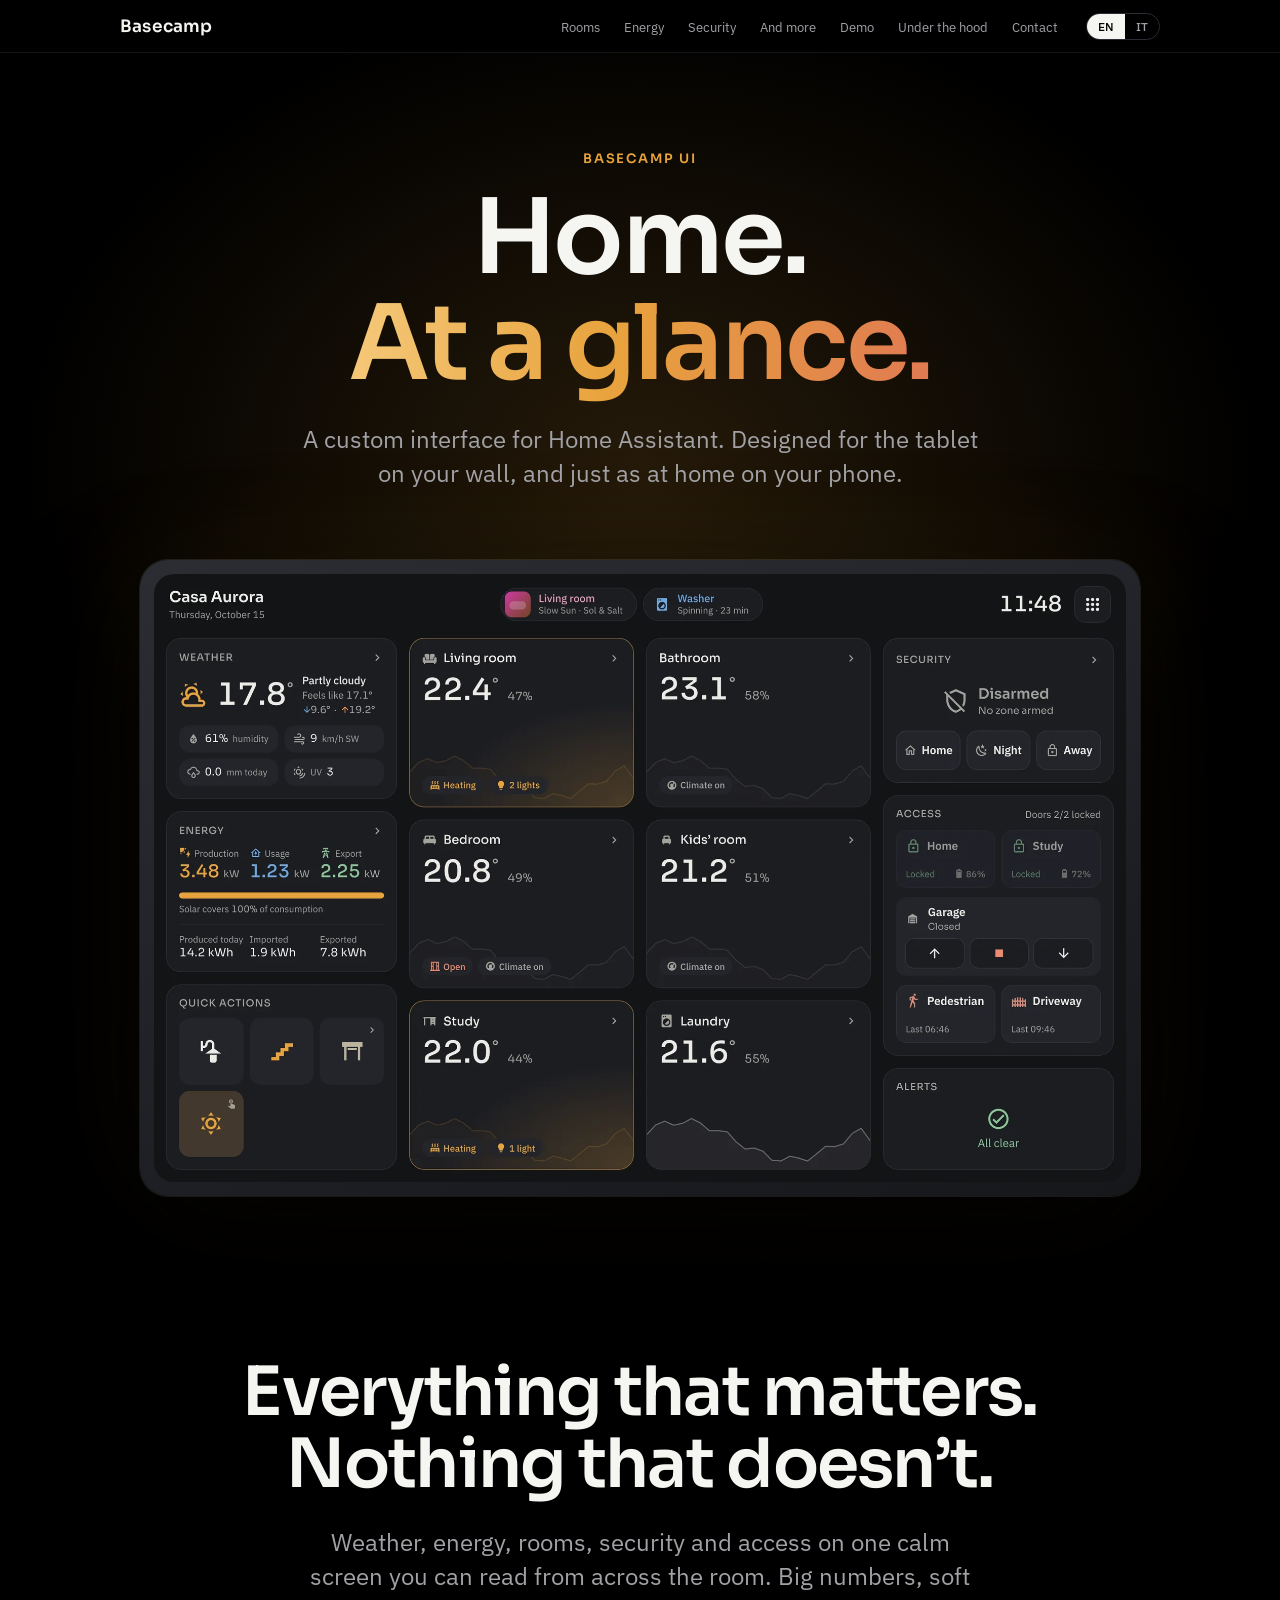
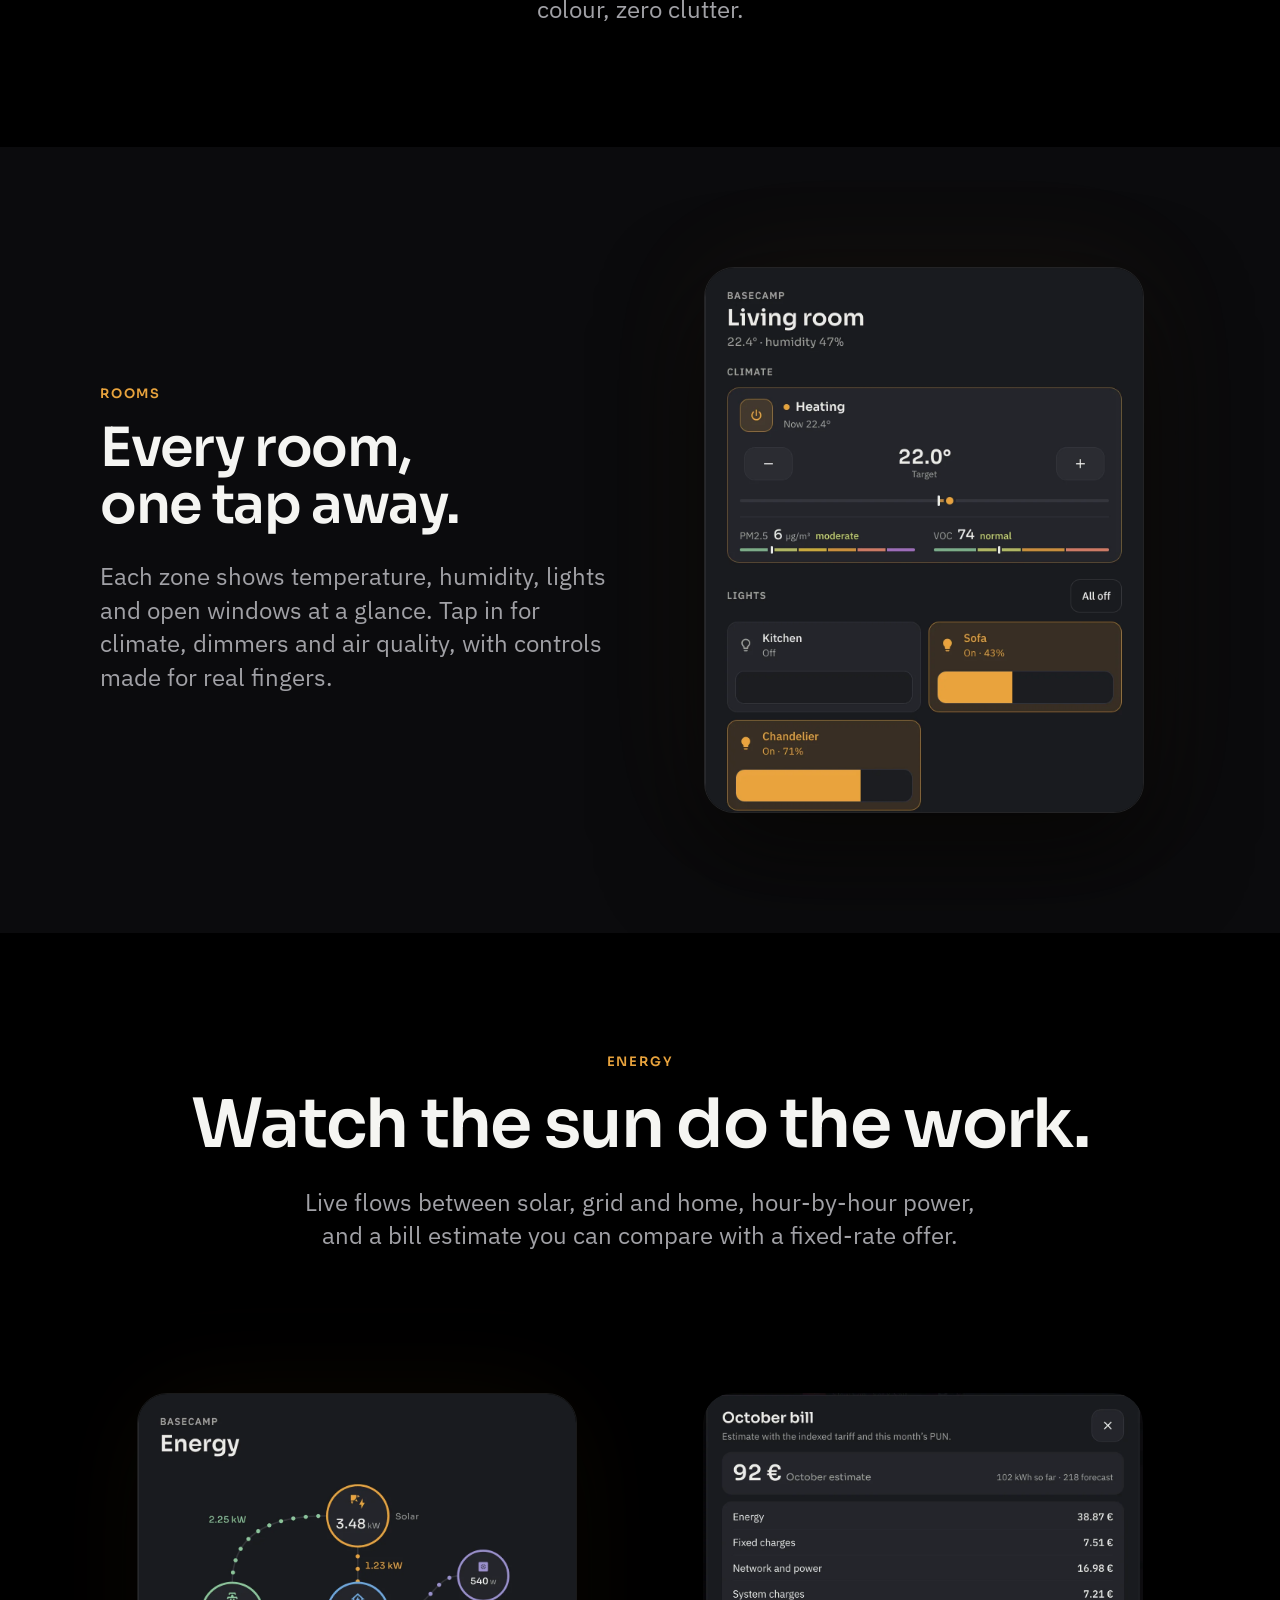
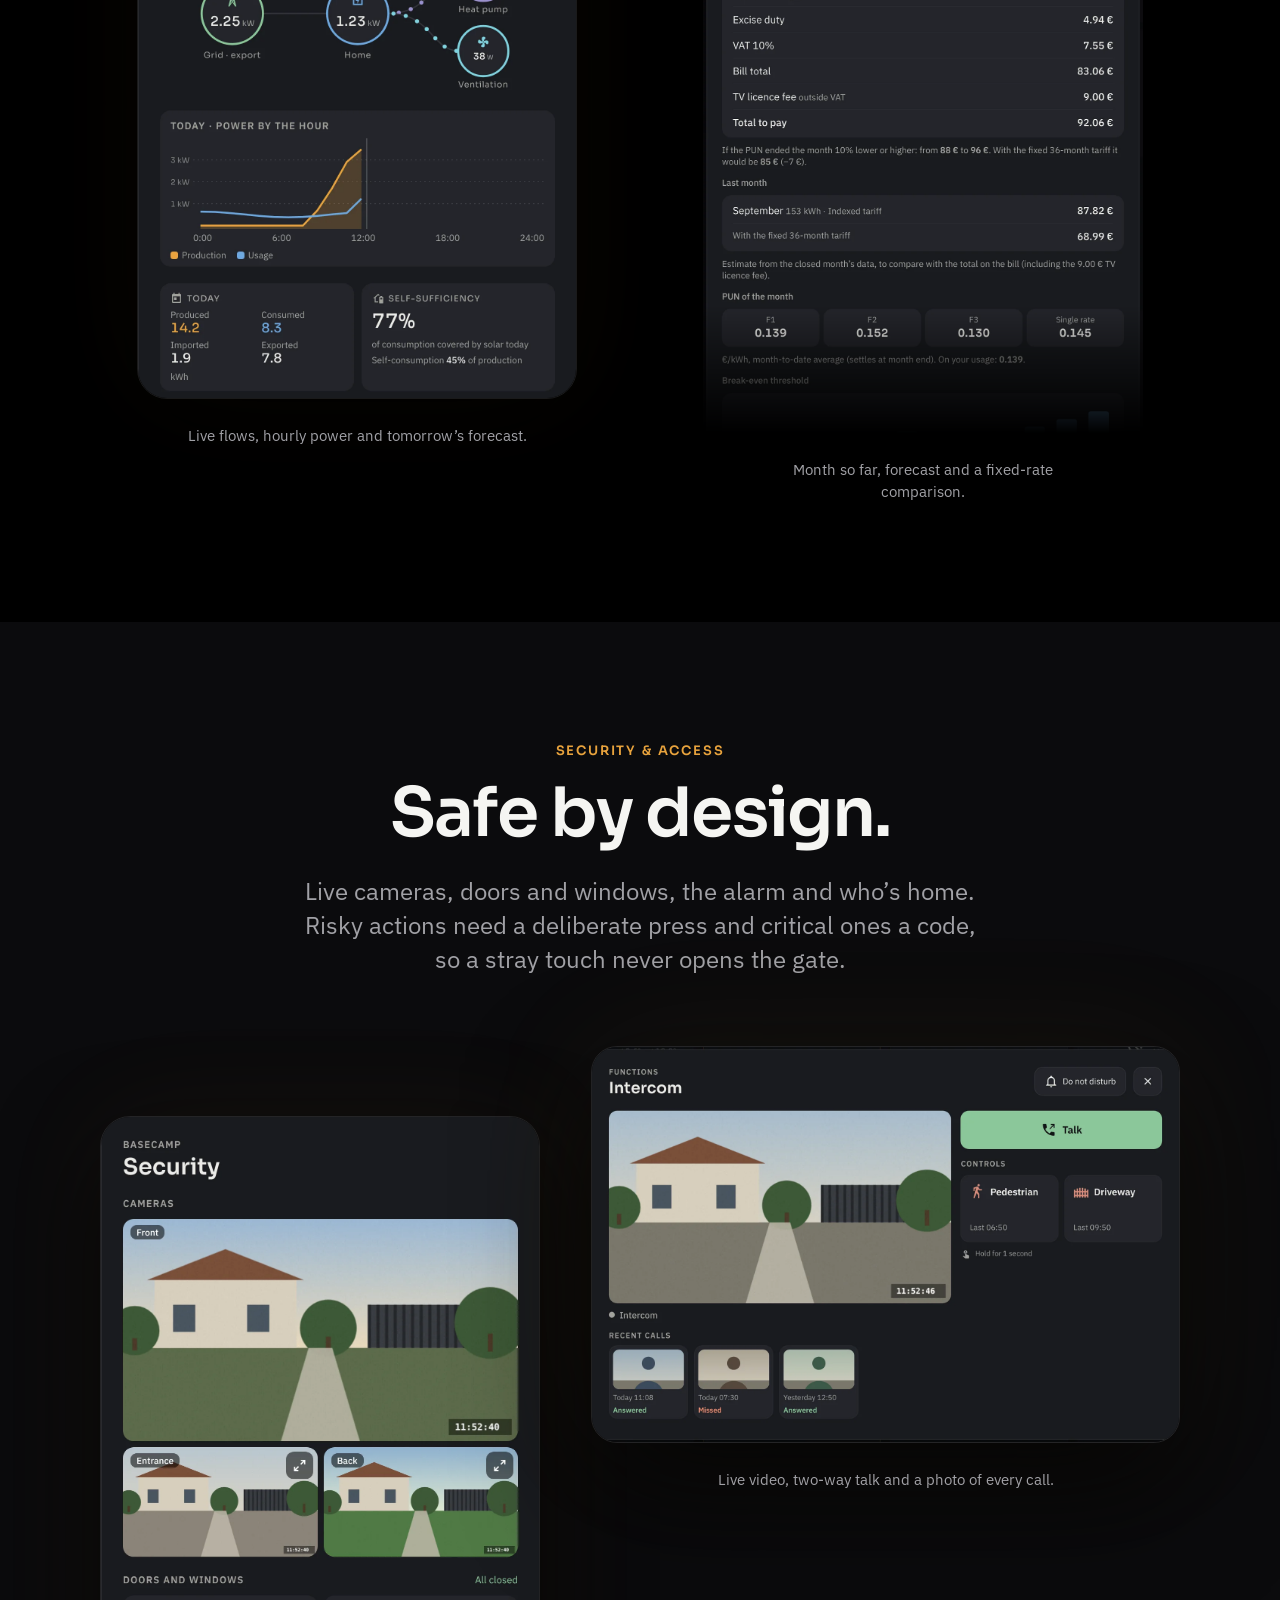
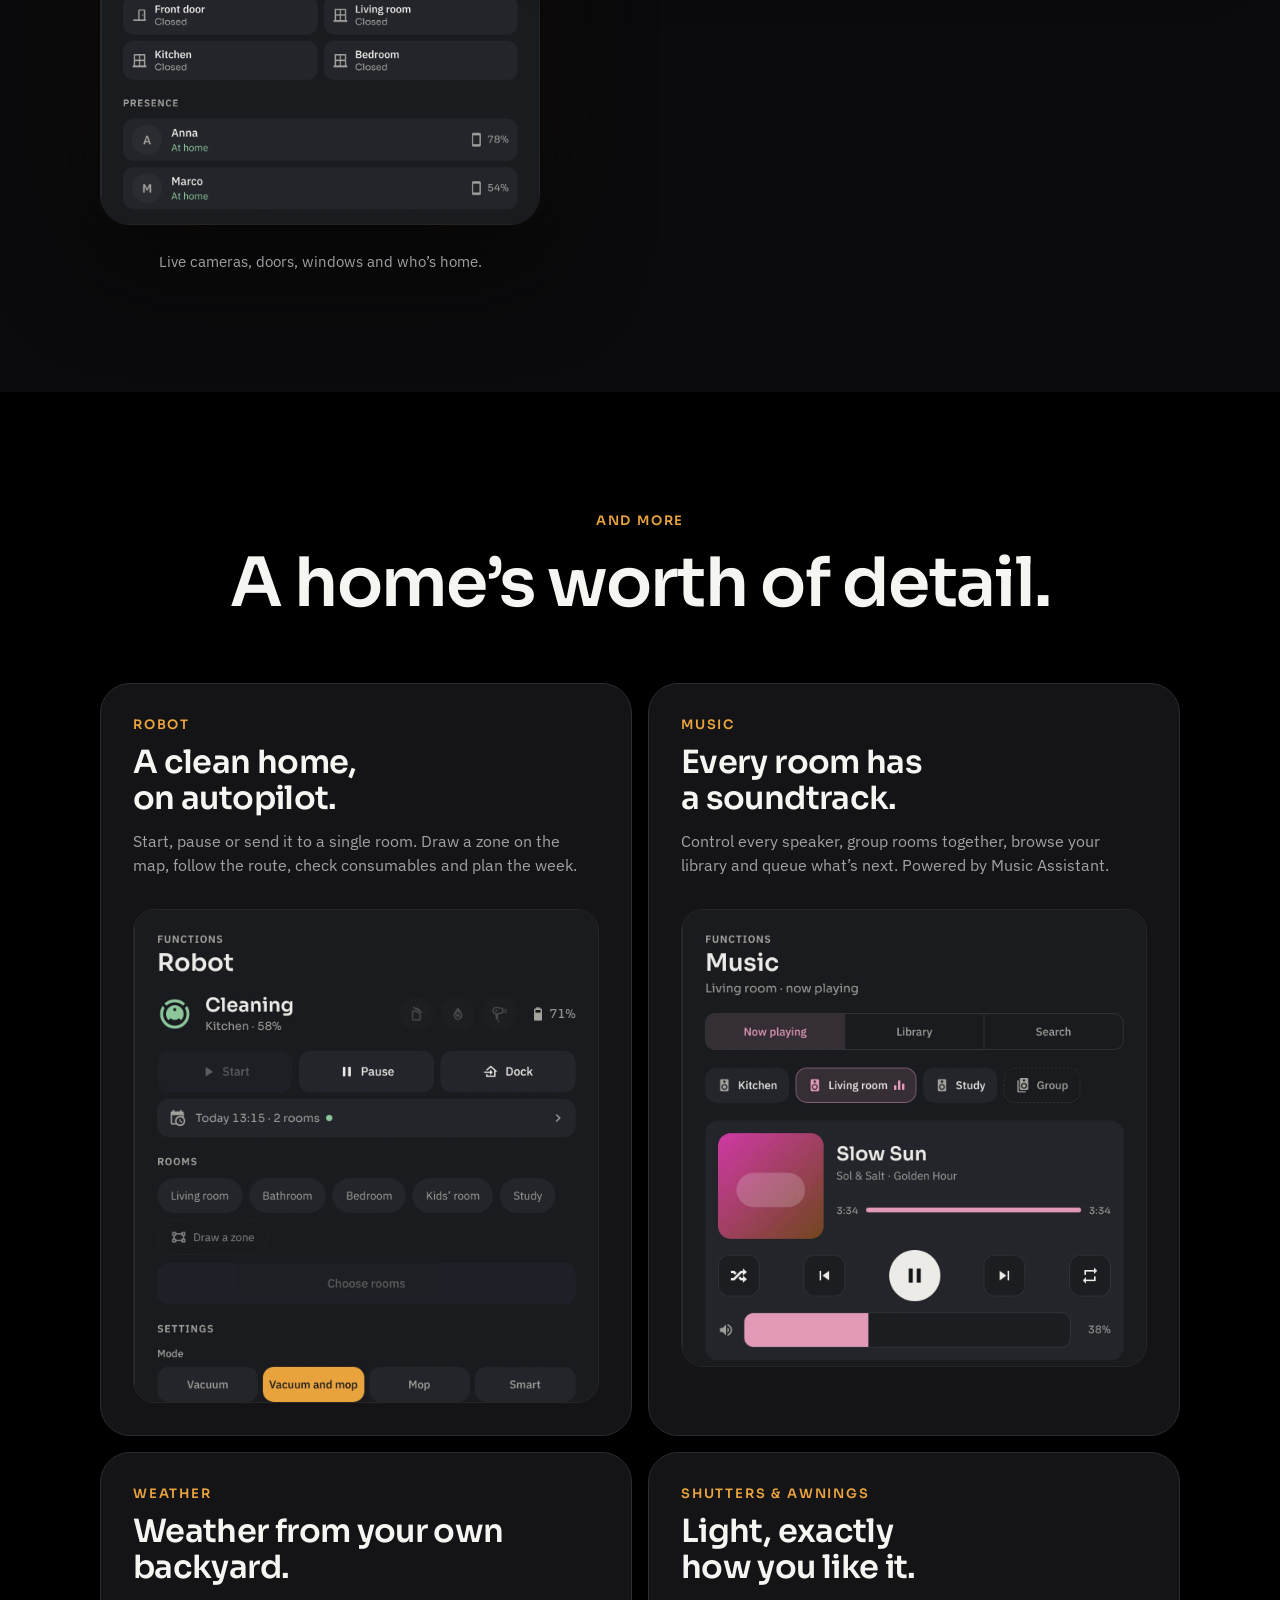
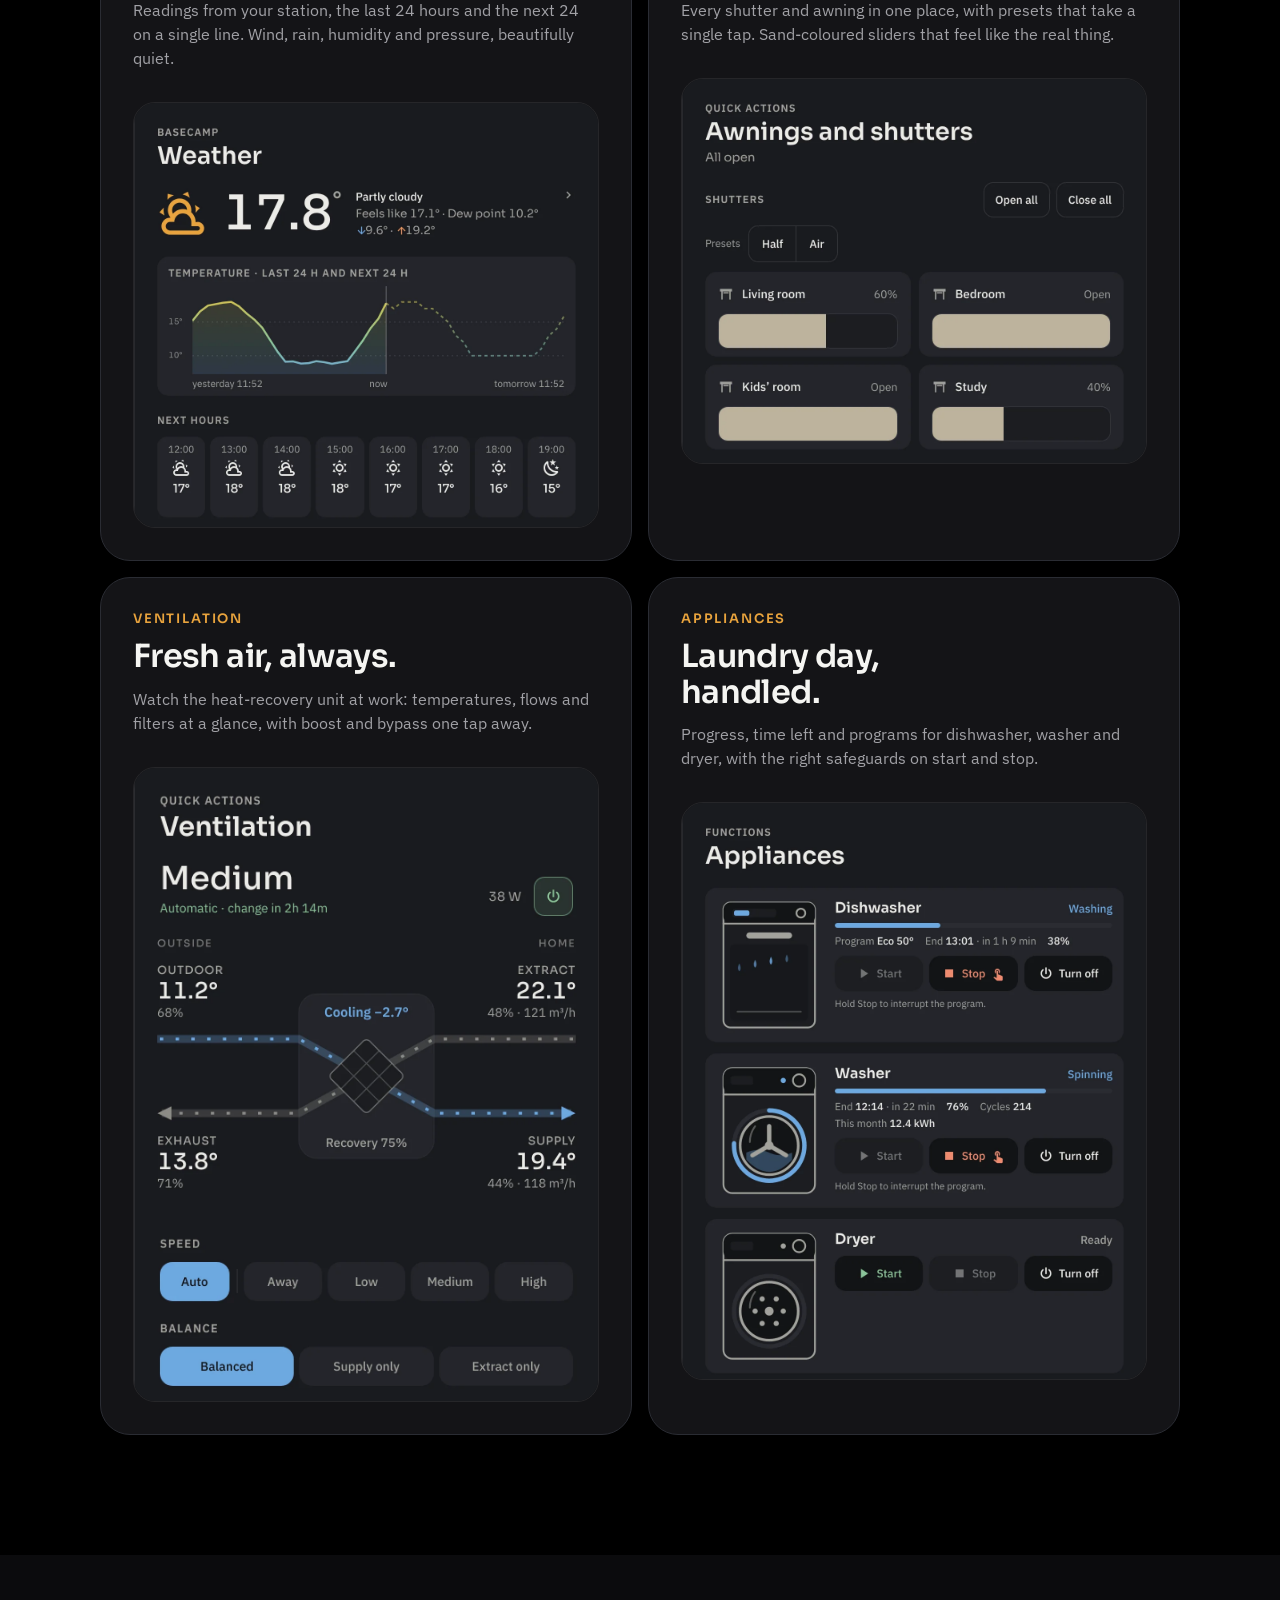
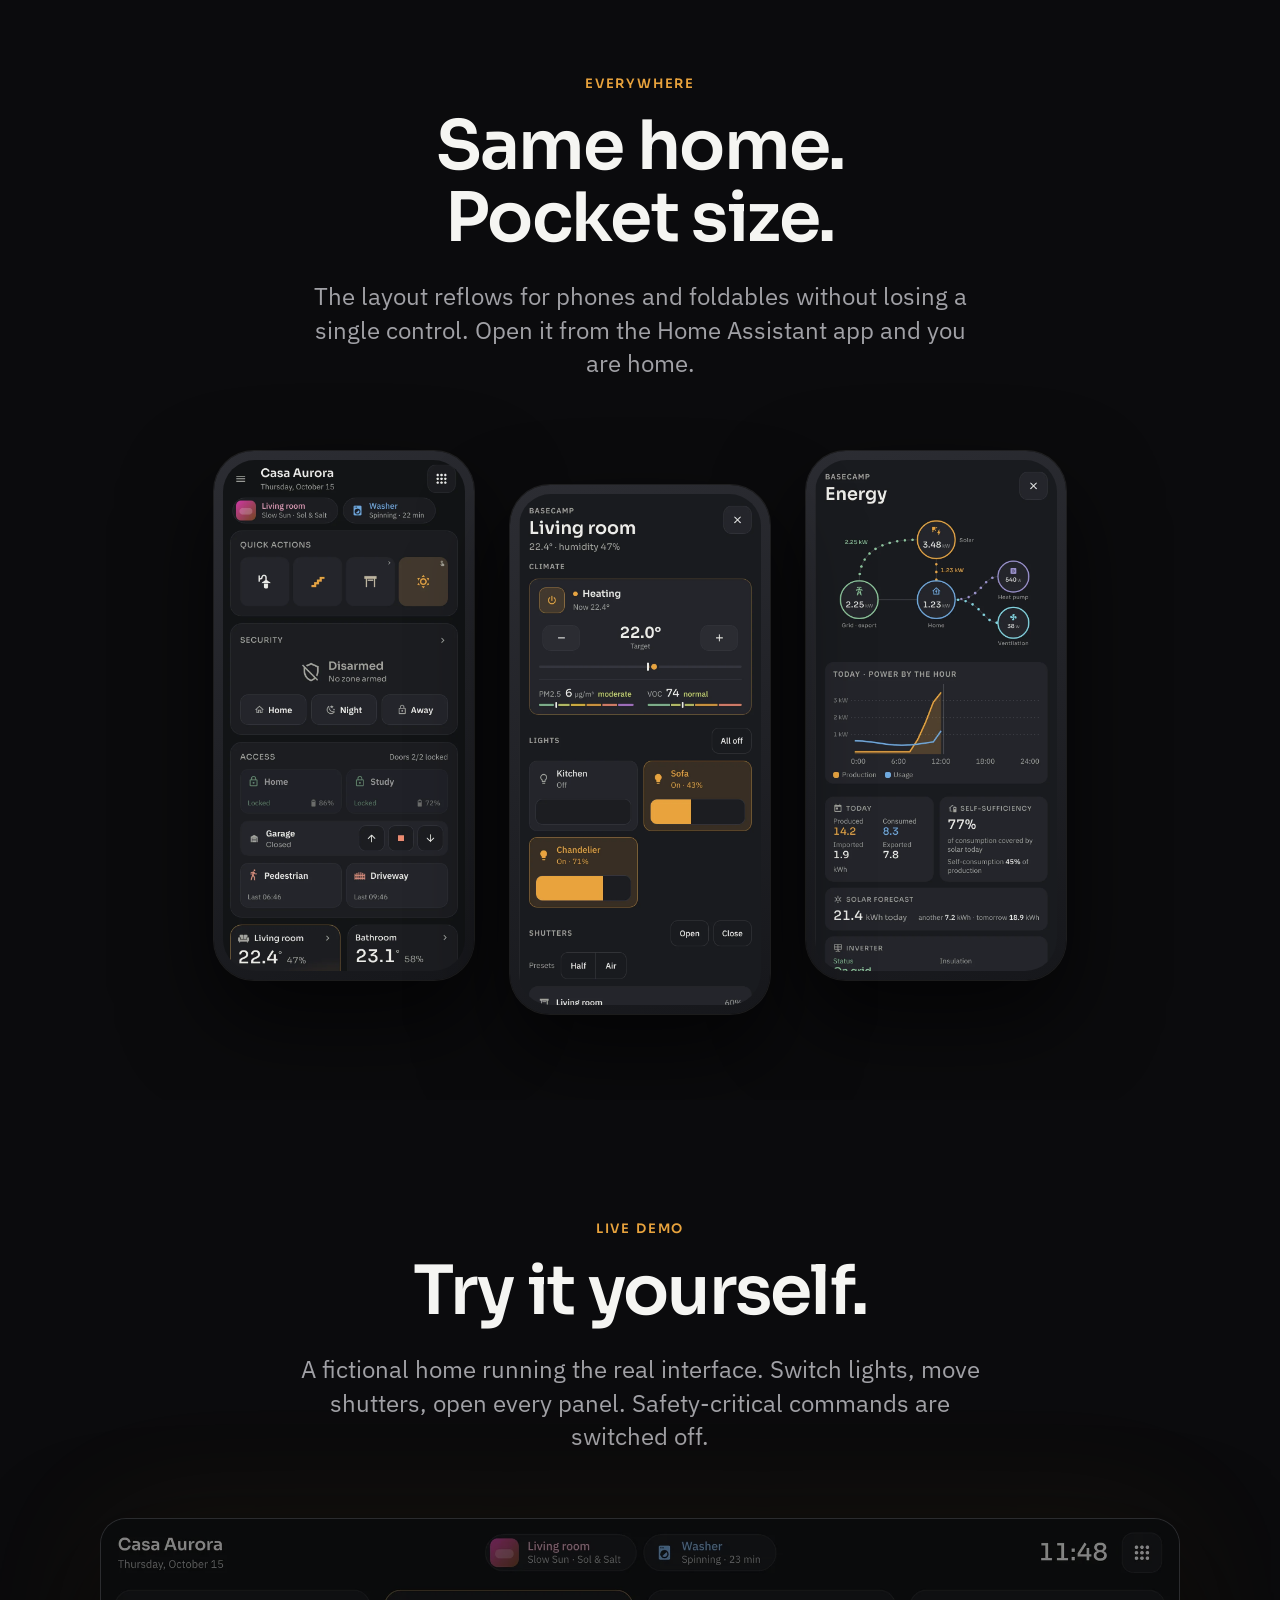
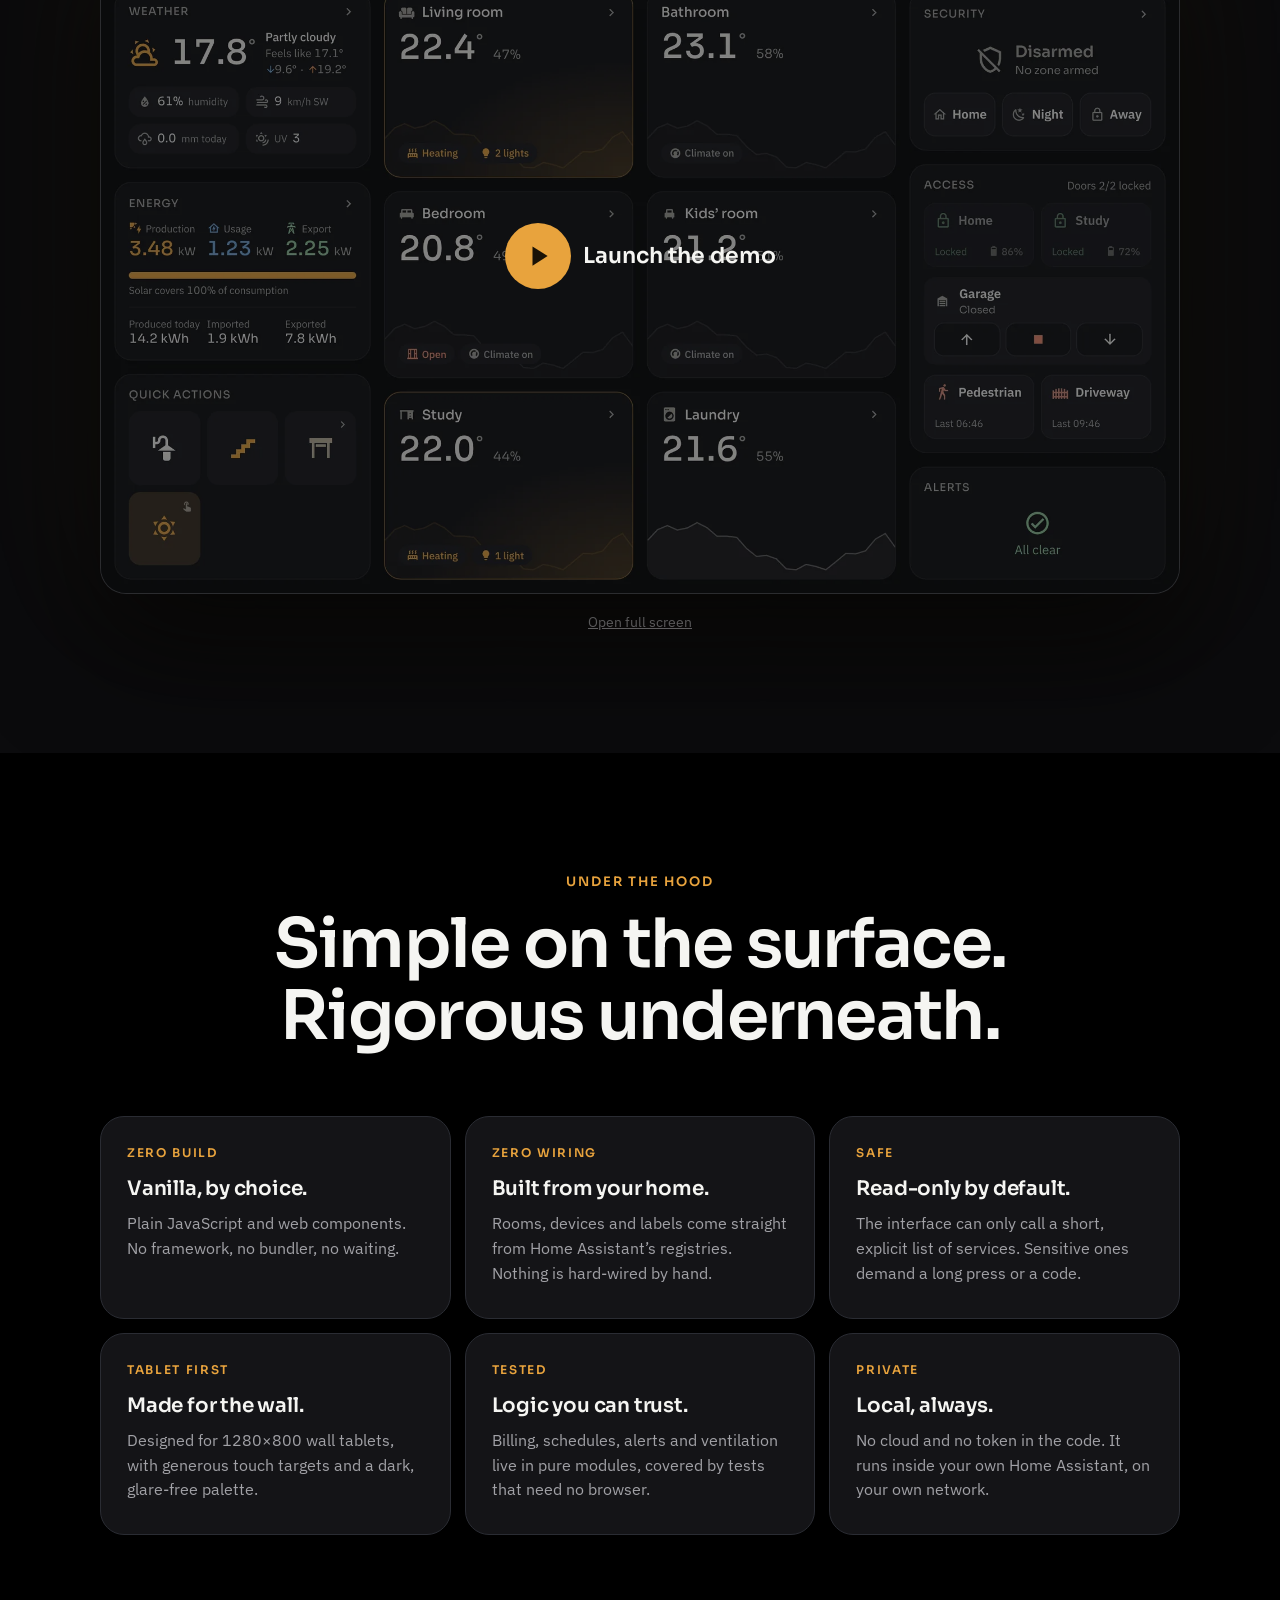
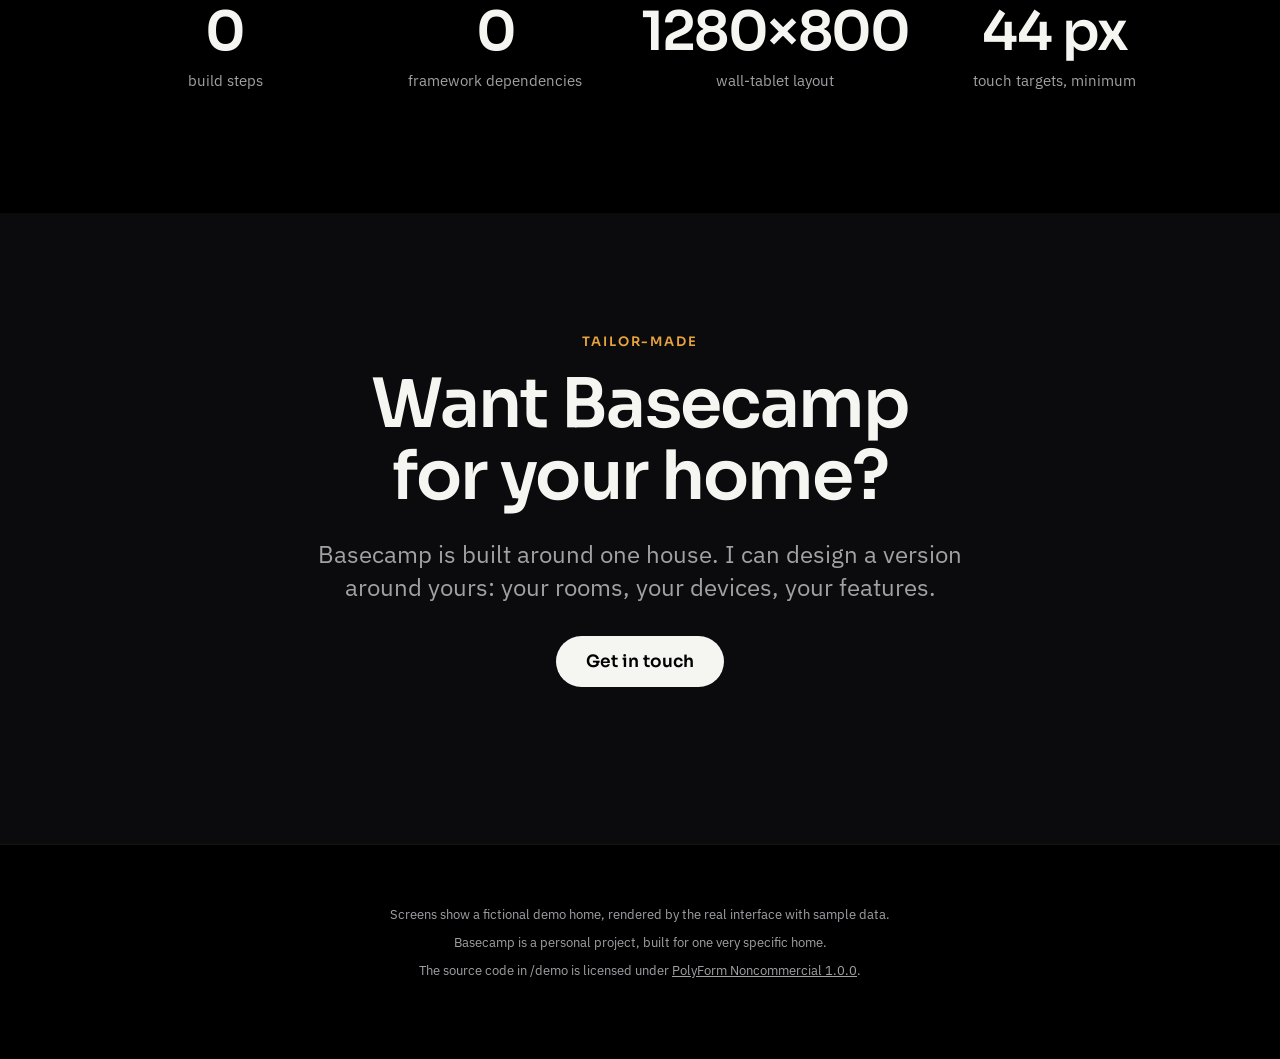
<file: index.html>
<!doctype html>
<html lang="en">
<head>
<meta charset="utf-8">
<meta name="viewport" content="width=device-width, initial-scale=1">
<title>Basecamp UI — Home, at a glance</title>
<meta name="description" content="Basecamp is a custom interface for Home Assistant, designed for the wall tablet and just as at home on your phone.">
<meta name="theme-color" content="#000000">
<link rel="canonical" href="https://basecamp-ui.altr.dev/">
<link rel="icon" href="assets/icons/favicon.svg" type="image/svg+xml">
<link rel="icon" href="favicon.ico" sizes="48x48">
<link rel="apple-touch-icon" href="assets/icons/apple-touch-icon.png">
<link rel="manifest" href="site.webmanifest">
<meta property="og:type" content="website">
<meta property="og:site_name" content="Basecamp UI">
<script type="application/ld+json">{"@context":"https://schema.org","@type":"WebSite","name":"Basecamp UI","alternateName":"Basecamp","url":"https://basecamp-ui.altr.dev/"}</script>
<meta property="og:url" content="https://basecamp-ui.altr.dev/">
<meta property="og:title" content="Basecamp UI — Home, at a glance">
<meta property="og:description" content="A custom interface for Home Assistant, designed for the tablet on your wall. Try the live demo.">
<meta property="og:image" content="https://basecamp-ui.altr.dev/assets/og.png">
<meta property="og:image:width" content="1200">
<meta property="og:image:height" content="630">
<meta property="og:image:alt" content="Basecamp UI home screen on a wall tablet">
<meta name="twitter:card" content="summary_large_image">
<meta name="twitter:title" content="Basecamp UI — Home, at a glance">
<meta name="twitter:description" content="A custom interface for Home Assistant, designed for the tablet on your wall. Try the live demo.">
<meta name="twitter:image" content="https://basecamp-ui.altr.dev/assets/og.png">
<link rel="preconnect" href="https://fonts.googleapis.com">
<link rel="preconnect" href="https://fonts.gstatic.com" crossorigin>
<link href="https://fonts.googleapis.com/css2?family=IBM+Plex+Sans:wght@400;500;600&family=Sora:wght@400;500;600&display=swap" rel="stylesheet">
<link rel="stylesheet" href="assets/style.css?v=a7dd6860">
</head>
<body>

<header class="nav"><div class="nav-in">
  <a class="brand" href="#top">Basecamp</a>
  <ul>
    <li><a href="#rooms" data-i18n="nav.rooms">Rooms</a></li>
    <li><a href="#energy" data-i18n="nav.energy">Energy</a></li>
    <li><a href="#security" data-i18n="nav.security">Security</a></li>
    <li><a href="#more" data-i18n="nav.more">And more</a></li>
    <li><a href="#demo" data-i18n="nav.demo">Demo</a></li>
    <li><a href="#inside" data-i18n="nav.inside">Under the hood</a></li>
    <li><a href="#contact" data-i18n="nav.contact">Contact</a></li>
  </ul>
  <div class="lang" role="group" aria-label="Language">
    <button data-lang="en" aria-pressed="true">EN</button>
    <button data-lang="it" aria-pressed="false">IT</button>
  </div>
</div></header>

<main id="top">
  <section class="hero">
    <div class="wrap">
      <p class="eyebrow rv" data-i18n="hero.eyebrow">Basecamp UI</p>
      <h1 class="rv" data-i18n="hero.title">Home.<br><span class="grad">At a glance.</span></h1>
      <p class="lead rv" data-i18n="hero.lead">A custom interface for Home Assistant. Designed for the tablet on your wall, and just as at home on your phone.</p>
      <div class="shot tablet rv"><img src="assets/screens/en/home-tablet.webp" data-img="home-tablet" width="1920" height="1200" data-i18n-alt="alt.home" alt="" ></div>
    </div>
  </section>

  <section id="overview" class="statement">
    <div class="wrap">
      <h2 class="rv" data-i18n="overview.title">Everything that matters.<br>Nothing that doesn’t.</h2>
      <p class="lead rv" data-i18n="overview.lead"></p>
    </div>
  </section>

  <section id="rooms" class="dark2 feature">
    <div class="pair">
      <div class="copy rv">
        <p class="eyebrow" data-i18n="rooms.eyebrow">Rooms</p>
        <h2 data-i18n="rooms.title"></h2>
        <p class="lead" data-i18n="rooms.lead"></p>
      </div>
      <div class="shot panel rv"><img loading="lazy" src="assets/screens/en/zone.webp" data-img="zone" width="1160" height="1440" data-i18n-alt="alt.zone" alt="" ></div>
    </div>
  </section>

  <section id="energy" class="feature">
    <div class="wrap">
      <p class="eyebrow rv" data-i18n="energy.eyebrow">Energy</p>
      <h2 class="rv" data-i18n="energy.title"></h2>
      <p class="lead rv" data-i18n="energy.lead"></p>
      <div class="duo">
        <figure class="rv"><div class="shot panel"><img loading="lazy" src="assets/screens/en/energy.webp" data-img="energy" width="1160" height="1600" data-i18n-alt="alt.energy" alt="" ></div><figcaption data-i18n="energy.cap1"></figcaption></figure>
        <figure class="rv"><div class="shot panel cut"><img loading="lazy" src="assets/screens/en/bill.webp" data-img="bill" width="1160" height="2164" data-i18n-alt="alt.bill" alt="" ></div><figcaption data-i18n="energy.cap2"></figcaption></figure>
      </div>
    </div>
  </section>

  <section id="security" class="dark2 feature">
    <div class="wrap">
      <p class="eyebrow rv" data-i18n="security.eyebrow">Security</p>
      <h2 class="rv" data-i18n="security.title"></h2>
      <p class="lead rv" data-i18n="security.lead"></p>
      <div class="duo duo-wide">
        <figure class="rv"><div class="shot panel"><img loading="lazy" src="assets/screens/en/security.webp" data-img="security" width="1160" height="1871" data-i18n-alt="alt.security" alt="" ></div><figcaption data-i18n="security.cap1"></figcaption></figure>
        <figure class="rv"><div class="shot window"><img loading="lazy" src="assets/screens/en/intercom.webp" data-img="intercom" width="1600" height="1076" data-i18n-alt="alt.intercom" alt="" ></div><figcaption data-i18n="security.cap2"></figcaption></figure>
      </div>
    </div>
  </section>

  <section id="more" class="feature">
    <div class="wrap">
      <p class="eyebrow rv" data-i18n="more.eyebrow">And more</p>
      <h2 class="rv" data-i18n="more.title"></h2>
      <div class="bento">
      <article class="bento-card rv">
        <div class="bento-copy">
          <p class="eyebrow" data-i18n="robot.eyebrow"></p>
          <h3 data-i18n="robot.title"></h3>
          <p data-i18n="robot.lead"></p>
        </div>
        <div class="bento-shot"><img loading="lazy" src="assets/screens/en/robot.webp" data-img="robot" width="1160" height="1230" data-i18n-alt="alt.robot" alt="" ></div>
      </article>
      <article class="bento-card rv">
        <div class="bento-copy">
          <p class="eyebrow" data-i18n="music.eyebrow"></p>
          <h3 data-i18n="music.title"></h3>
          <p data-i18n="music.lead"></p>
        </div>
        <div class="bento-shot"><img loading="lazy" src="assets/screens/en/music.webp" data-img="music" width="1160" height="1140" data-i18n-alt="alt.music" alt="" ></div>
      </article>
      <article class="bento-card rv">
        <div class="bento-copy">
          <p class="eyebrow" data-i18n="weather.eyebrow"></p>
          <h3 data-i18n="weather.title"></h3>
          <p data-i18n="weather.lead"></p>
        </div>
        <div class="bento-shot"><img loading="lazy" src="assets/screens/en/weather.webp" data-img="weather" width="1160" height="1060" data-i18n-alt="alt.weather" alt="" ></div>
      </article>
      <article class="bento-card rv">
        <div class="bento-copy">
          <p class="eyebrow" data-i18n="covers.eyebrow"></p>
          <h3 data-i18n="covers.title"></h3>
          <p data-i18n="covers.lead"></p>
        </div>
        <div class="bento-shot"><img loading="lazy" src="assets/screens/en/covers.webp" data-img="covers" width="1160" height="960" data-i18n-alt="alt.covers" alt="" ></div>
      </article>
      <article class="bento-card rv">
        <div class="bento-copy">
          <p class="eyebrow" data-i18n="vmc.eyebrow"></p>
          <h3 data-i18n="vmc.title"></h3>
          <p data-i18n="vmc.lead"></p>
        </div>
        <div class="bento-shot"><img loading="lazy" src="assets/screens/en/vmc.webp" data-img="vmc" width="1040" height="1420" data-i18n-alt="alt.vmc" alt="" ></div>
      </article>
      <article class="bento-card rv">
        <div class="bento-copy">
          <p class="eyebrow" data-i18n="appl.eyebrow"></p>
          <h3 data-i18n="appl.title"></h3>
          <p data-i18n="appl.lead"></p>
        </div>
        <div class="bento-shot"><img loading="lazy" src="assets/screens/en/appl.webp" data-img="appl" width="1160" height="1440" data-i18n-alt="alt.appl" alt="" ></div>
      </article>
      </div>
    </div>
  </section>

  <section class="dark2 feature">
    <div class="wrap">
      <p class="eyebrow rv" data-i18n="phone.eyebrow">Everywhere</p>
      <h2 class="rv" data-i18n="phone.title"></h2>
      <p class="lead rv" data-i18n="phone.lead"></p>
      <div class="phones">
        <div class="phone rv"><img loading="lazy" src="assets/screens/en/home-phone.webp" data-img="home-phone" width="824" height="1740" data-i18n-alt="alt.p1" alt="" ></div>
        <div class="phone rv"><img loading="lazy" src="assets/screens/en/zone-phone.webp" data-img="zone-phone" width="824" height="1740" data-i18n-alt="alt.p2" alt="" ></div>
        <div class="phone rv"><img loading="lazy" src="assets/screens/en/energy-phone.webp" data-img="energy-phone" width="824" height="1740" data-i18n-alt="alt.p3" alt="" ></div>
      </div>
    </div>
  </section>

  <section id="demo" class="dark2 feature">
    <div class="wrap">
      <p class="eyebrow rv" data-i18n="demo.eyebrow">Live demo</p>
      <h2 class="rv" data-i18n="demo.title">Try it yourself.</h2>
      <p class="lead rv" data-i18n="demo.lead"></p>
      <div class="demo-frame rv" id="demo-frame">
        <button class="demo-launch" id="demo-launch" type="button">
          <img loading="lazy" src="assets/screens/en/home-tablet.webp" data-img="home-tablet" width="1920" height="1200" data-i18n-alt="alt.home" alt="">
          <span class="demo-play"><svg viewBox="0 0 24 24" aria-hidden="true"><path d="M8 5v14l11-7z"/></svg><span data-i18n="demo.launch">Launch the demo</span></span>
        </button>
      </div>
      <p class="demo-note rv"><a id="demo-full" href="demo/" target="_blank" rel="noopener" data-i18n="demo.full">Open full screen</a></p>
    </div>
  </section>

  <section id="inside">
    <div class="wrap">
      <p class="eyebrow rv" data-i18n="inside.eyebrow">Under the hood</p>
      <h2 class="rv" data-i18n="inside.title"></h2>
      <div class="cards">
        <article class="card rv"><span class="k" data-i18n="card1.k"></span><h3 data-i18n="card1.t"></h3><p data-i18n="card1.p"></p></article>
        <article class="card rv"><span class="k" data-i18n="card2.k"></span><h3 data-i18n="card2.t"></h3><p data-i18n="card2.p"></p></article>
        <article class="card rv"><span class="k" data-i18n="card3.k"></span><h3 data-i18n="card3.t"></h3><p data-i18n="card3.p"></p></article>
        <article class="card rv"><span class="k" data-i18n="card4.k"></span><h3 data-i18n="card4.t"></h3><p data-i18n="card4.p"></p></article>
        <article class="card rv"><span class="k" data-i18n="card5.k"></span><h3 data-i18n="card5.t"></h3><p data-i18n="card5.p"></p></article>
        <article class="card rv"><span class="k" data-i18n="card6.k"></span><h3 data-i18n="card6.t"></h3><p data-i18n="card6.p"></p></article>
      </div>
      <div class="stats">
        <div class="stat rv"><b>0</b><span data-i18n="stat1">build steps</span></div>
        <div class="stat rv"><b>0</b><span data-i18n="stat2">framework dependencies</span></div>
        <div class="stat rv"><b>1280×800</b><span data-i18n="stat3">wall-tablet layout</span></div>
        <div class="stat rv"><b>44 px</b><span data-i18n="stat4">touch targets, minimum</span></div>
      </div>
    </div>
  </section>
  <section id="contact" class="dark2 cta">
    <div class="wrap">
      <p class="eyebrow rv" data-i18n="cta.eyebrow">Tailor-made</p>
      <h2 class="rv" data-i18n="cta.title">Want Basecamp<br>for your home?</h2>
      <p class="lead rv" data-i18n="cta.lead">Basecamp is built around one house. I can design a version around yours: your rooms, your devices, your features.</p>
      <p class="rv"><a class="btn" href="https://altr.dev" data-i18n="cta.button">Get in touch</a></p>
    </div>
  </section>
</main>

<footer>
  <p data-i18n="foot.1"></p>
  <p data-i18n="foot.2"></p>
  <p><span data-i18n="foot.3">Source code in /demo is licensed under</span> <a href="LICENSE">PolyForm Noncommercial 1.0.0</a>.</p>
</footer>

<script src="assets/app.js?v=26d9b982"></script>
</body>
</html>
</file>
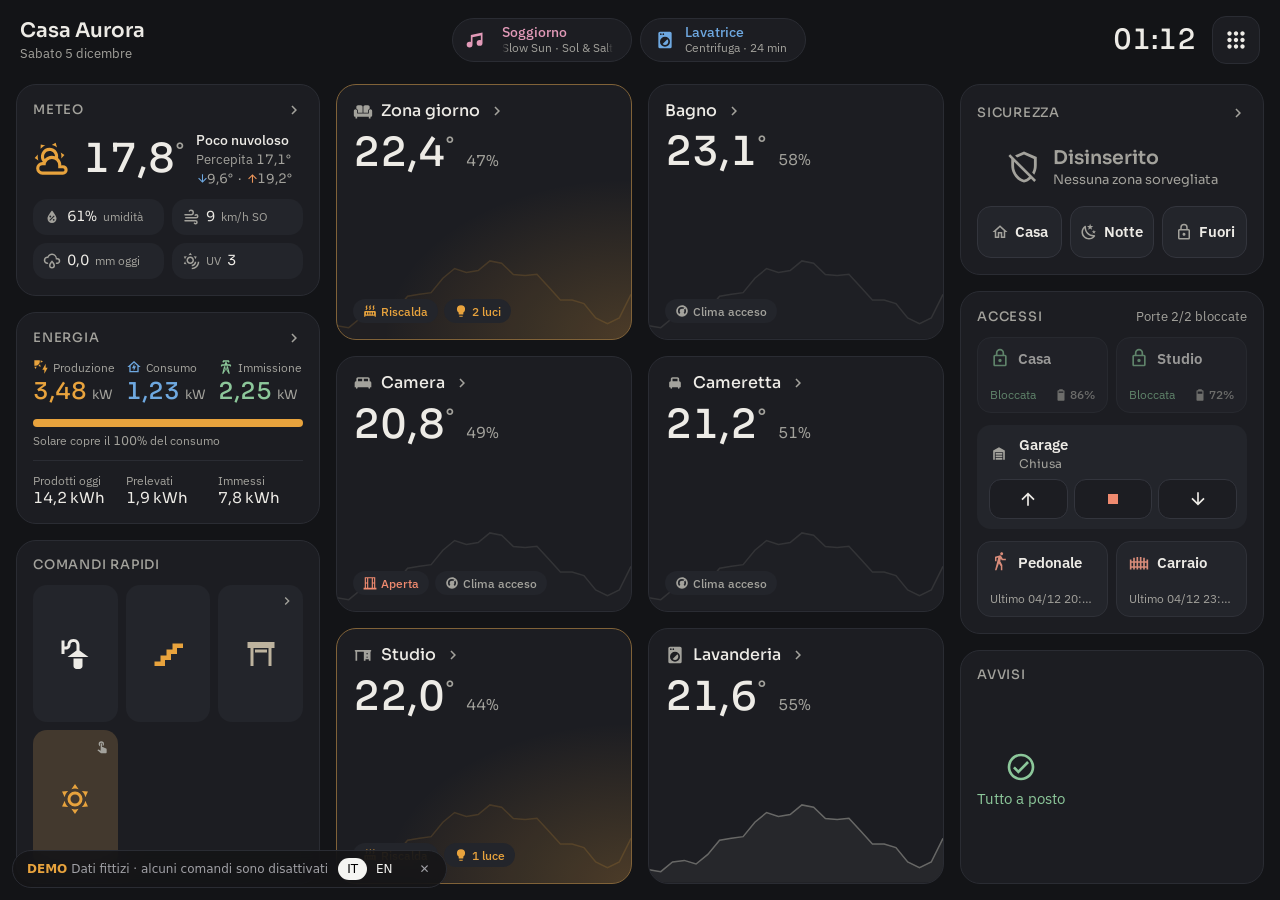
<file: demo/index.html>
<!doctype html>
<html lang="it">
<head>
  <meta charset="utf-8">
  <meta name="viewport" content="width=device-width, initial-scale=1, viewport-fit=cover">
  <title>Basecamp UI · demo</title>
  <meta name="robots" content="noindex">
  <style>
    html, body { margin: 0; height: 100%; background: #131417; }
    .demo-note { position: fixed; left: 12px; bottom: 12px; z-index: 50; display: flex; align-items: center; gap: 10px; padding: 7px 8px 7px 14px; border-radius: 999px; background: rgba(20,20,23,.86); backdrop-filter: blur(14px); border: 1px solid #2a2c33; color: #a1a1a6; font: 500 12px/1 system-ui, sans-serif; }
    .demo-note b { color: #e8a33d; font-weight: 600; }
    .demo-note a, .demo-note button { font: inherit; color: #f5f5f2; background: none; border: 0; padding: 5px 9px; border-radius: 999px; cursor: pointer; text-decoration: none; }
    .demo-note button[aria-pressed=true] { background: #f5f5f2; color: #000; }
    .demo-note .x { color: #a1a1a6; padding: 5px 8px; }
  </style>
</head>
<body>
<div class="demo-note" id="note">
  <span><b>DEMO</b> <span id="note-text"></span></span>
  <span id="langs"><button data-l="it">IT</button><button data-l="en">EN</button></span>
  <button class="x" id="note-x" aria-label="Close">✕</button>
</div>
<script type="module">
  const params = new URLSearchParams(location.search);
  const lang = params.get('lang') === 'en' ? 'en' : 'it';
  document.documentElement.lang = lang;
  document.getElementById('note-text').textContent = lang === 'en' ? 'Fictional data · some controls are disabled' : 'Dati fittizi · alcuni comandi sono disattivati';
  for (const b of document.querySelectorAll('#langs button')) {
    b.setAttribute('aria-pressed', String(b.dataset.l === lang));
    b.onclick = () => { params.set('lang', b.dataset.l); location.search = params.toString(); };
  }
  document.getElementById('note-x').onclick = () => document.getElementById('note').remove();
  if (params.has('embed')) document.getElementById('note').remove();

  const { createHA } = await import('./fake/ha-fake.js');
  const { installFakeWebSocket } = await import('./fake/fake-ws.js');
  const ha = createHA();
  installFakeWebSocket(ha);

  // config.json: il server di Music Assistant finto è questa stessa cartella (l'indirizzo dipende da dove è pubblicata).
  const realFetch = window.fetch.bind(window);
  window.fetch = async (input, init) => {
    const url = typeof input === 'string' ? input : input.url;
    if (/\/config\.json(\?|$)/.test(url)) {
      const cfg = await (await realFetch(input, init)).json();
      cfg.music = { ...cfg.music, server: new URL('.', document.baseURI).href };
      return new Response(JSON.stringify(cfg), { headers: { 'Content-Type': 'application/json' } });
    }
    return realFetch(input, init);
  };

  if (lang === 'en') await import('./fake/i18n-en.js');
  await import('./app/basecamp-panel.js');
  const { createConnection, createLongLivedTokenAuth } = await import('./app/vendor/home-assistant-js-websocket/index.js');

  const url = location.origin;
  const connection = await createConnection({ auth: createLongLivedTokenAuth(url, 'demo') });
  const config = await connection.sendMessagePromise({ type: 'get_config' });
  const user = await connection.sendMessagePromise({ type: 'auth/current_user' });
  const states = Object.fromEntries((await connection.sendMessagePromise({ type: 'get_states' })).map((s) => [s.entity_id, s]));
  const panel = document.createElement('basecamp-panel');
  panel.hass = {
    connection, config, user, states, language: lang,
    hassUrl: (path = '') => new URL(path, document.baseURI).href,
    async callService(domain, service, data, target) { return ha.callService(domain, service, data, target); },
  };
  const narrow = matchMedia('(max-width: 870px)');
  panel.narrow = narrow.matches;
  narrow.addEventListener('change', () => (panel.narrow = narrow.matches));
  document.body.append(panel);
</script>
</body>
</html>
</file>
<file: assets/style.css>
:root{
  --bg:#000;--bg2:#0b0b0d;--card:#141417;--line:#2a2c33;
  --text:#f5f5f2;--muted:#a1a1a6;--amber:#e8a33d;--blue:#6ea8e0;--green:#8cc79a;
  --display:Sora,"SF Pro Display",system-ui,sans-serif;--body:"IBM Plex Sans","SF Pro Text",system-ui,sans-serif;
}
*{box-sizing:border-box}
html{scroll-behavior:smooth;background:var(--bg)}
body{margin:0;background:var(--bg);color:var(--text);font:400 17px/1.55 var(--body);-webkit-font-smoothing:antialiased;overflow-x:hidden}
img{display:block;max-width:100%;height:auto}
a{color:inherit}

/* Nav */
.nav{position:fixed;inset:0 0 auto 0;z-index:50;display:flex;justify-content:center;background:rgba(0,0,0,.72);backdrop-filter:saturate(180%) blur(20px);-webkit-backdrop-filter:saturate(180%) blur(20px);border-bottom:1px solid rgba(255,255,255,.08)}
.nav-in{width:100%;max-width:1080px;height:52px;padding:0 20px;display:flex;align-items:center;gap:28px}
.brand{font:600 17px var(--display);text-decoration:none;letter-spacing:.01em}
.nav ul{display:flex;gap:24px;list-style:none;margin:0 0 0 auto;padding:0}
.nav ul a{font-size:13px;color:var(--muted);text-decoration:none;transition:color .2s}
.nav ul a:hover{color:var(--text)}
.lang{display:flex;border:1px solid var(--line);border-radius:999px;overflow:hidden}
.lang button{font:500 12px var(--body);color:var(--muted);background:none;border:0;padding:5px 11px;cursor:pointer}
.lang button[aria-pressed=true]{background:var(--text);color:#000}
@media(max-width:760px){.nav ul{display:none}.lang{margin-left:auto}}

/* Layout */
section{position:relative;padding:120px 20px;text-align:center}
.wrap{max-width:1080px;margin:0 auto}
.eyebrow{font:600 13px var(--display);letter-spacing:.14em;text-transform:uppercase;color:var(--amber);margin:0 0 18px}
h1,h2{font-family:var(--display);font-weight:600;letter-spacing:-.025em;margin:0}
h1{font-size:clamp(44px,8.4vw,104px);line-height:1.02}
h2{font-size:clamp(34px,5.6vw,68px);line-height:1.06}
.lead{font-size:clamp(18px,2.2vw,24px);line-height:1.4;color:var(--muted);max-width:680px;margin:26px auto 0}
.grad{background:linear-gradient(95deg,#f5c97a 0%,var(--amber) 45%,#e07a52 100%);-webkit-background-clip:text;background-clip:text;color:transparent}

/* Hero */
.hero{padding-top:150px;padding-bottom:40px;background:radial-gradient(70% 55% at 50% 38%,rgba(232,163,61,.16),transparent 70%)}
.hero .shot{margin-top:70px}

/* Devices */
.tablet{border-radius:28px;padding:clamp(7px,1.1vw,14px);background:linear-gradient(160deg,#2c2d33,#16171b);box-shadow:0 0 0 1px rgba(255,255,255,.09),0 50px 120px rgba(0,0,0,.7),0 0 140px rgba(232,163,61,.07)}
.tablet img{border-radius:clamp(14px,1.8vw,20px);width:100%}
.phone{width:min(100%,260px);border-radius:40px;padding:9px;background:linear-gradient(160deg,#2c2d33,#16171b);box-shadow:0 0 0 1px rgba(255,255,255,.09),0 40px 90px rgba(0,0,0,.65)}
.phone img{border-radius:32px;width:100%}
.shot{max-width:1000px;margin-inline:auto}
.panel{width:min(100%,440px);border-radius:30px;overflow:hidden;border:1px solid rgba(255,255,255,.1);box-shadow:0 40px 100px rgba(0,0,0,.65),0 0 120px rgba(232,163,61,.06)}
.panel img{width:100%}
.pair .panel{justify-self:center}

/* Feature rows */
.dark2{background:var(--bg2)}
.feature .shot{margin-top:70px}
.pair{display:grid;grid-template-columns:1fr 1fr;gap:56px;align-items:center;text-align:left;max-width:1080px;margin:0 auto}
.pair.rev .copy{order:2}
.pair h2{font-size:clamp(32px,4.6vw,54px)}
.pair .lead{margin-left:0}
.pair .shot{margin:0}
@media(max-width:820px){.pair{grid-template-columns:1fr;gap:40px;text-align:center}.pair.rev .copy{order:0}.pair .lead{margin-inline:auto}}

/* Phones */
.phones{display:flex;justify-content:center;gap:clamp(14px,3vw,36px);margin-top:70px;flex-wrap:wrap}
.phones .phone:nth-child(2){transform:translateY(34px)}
@media(max-width:700px){.phones .phone{width:min(46%,240px)}.phones .phone:nth-child(2){transform:none}.phones .phone:nth-child(3){display:none}}

/* Statement */
.statement h2{max-width:900px;margin:0 auto}

/* Cards */
.cards{display:grid;grid-template-columns:repeat(3,1fr);gap:14px;margin-top:64px;text-align:left}
.card{background:var(--card);border:1px solid var(--line);border-radius:24px;padding:28px 26px 32px}
.card h3{font:600 20px var(--display);margin:0 0 10px;letter-spacing:-.01em}
.card p{margin:0;color:var(--muted);font-size:16px}
.card .k{display:block;font:600 12px var(--display);letter-spacing:.14em;text-transform:uppercase;color:var(--amber);margin-bottom:16px}
@media(max-width:900px){.cards{grid-template-columns:1fr 1fr}}
@media(max-width:560px){.cards{grid-template-columns:1fr}}

/* Numbers */
.stats{display:grid;grid-template-columns:repeat(4,1fr);gap:20px;margin-top:70px}
.stat b{display:block;font:600 clamp(30px,4.4vw,54px)/1 var(--display);letter-spacing:-.03em}
.stat span{display:block;margin-top:10px;color:var(--muted);font-size:15px}
@media(max-width:700px){.stats{grid-template-columns:1fr 1fr;gap:40px 20px}}

footer{padding:60px 20px 70px;text-align:center;color:var(--muted);font-size:13px;border-top:1px solid rgba(255,255,255,.08)}
footer p{max-width:560px;margin:0 auto 8px}
footer a{color:var(--muted)}

/* Reveal */
.rv{opacity:0;transform:translateY(34px);transition:opacity .9s cubic-bezier(.2,.7,.2,1),transform .9s cubic-bezier(.2,.7,.2,1)}
.rv.in{opacity:1;transform:none}
@media(prefers-reduced-motion:reduce){.rv{opacity:1;transform:none;transition:none}html{scroll-behavior:auto}}

.window{max-width:900px;border-radius:26px;overflow:hidden;border:1px solid rgba(255,255,255,.1);box-shadow:0 50px 120px rgba(0,0,0,.7),0 0 140px rgba(232,163,61,.07);margin-top:70px}
.window img{width:100%}

/* Tall panels: cut at a fixed height and fade out, like a screen that continues below the fold */
.panel.cut{border:0;box-shadow:none;border-radius:0;overflow:visible}
.panel.cut img{max-height:700px;object-fit:cover;object-position:top;border-radius:30px 30px 0 0;
  -webkit-mask-image:linear-gradient(#000 80%,transparent);mask-image:linear-gradient(#000 80%,transparent)}

/* Duo: two screens side by side under a shared headline */
.duo{display:grid;grid-template-columns:1fr 1fr;gap:clamp(24px,4vw,56px);margin-top:70px;align-items:start;justify-items:center}
.duo figure{margin:0;width:100%;display:flex;flex-direction:column;align-items:center;gap:26px}
.duo figcaption{max-width:340px;color:var(--muted);font-size:15px;line-height:1.45}
.duo .panel{width:min(100%,440px)}
.duo-wide{grid-template-columns:minmax(0,440px) minmax(0,1fr)}
.duo-wide .window{margin-top:0;max-width:none;width:100%}
.duo .panel.cut img{max-height:640px}
@media(max-width:860px){.duo,.duo-wide{grid-template-columns:1fr;gap:64px}}

/* Bento: secondary features as cards */
.bento{display:grid;grid-template-columns:1fr 1fr;gap:16px;margin-top:64px;text-align:left}
.bento-card{background:var(--card);border:1px solid var(--line);border-radius:30px;overflow:hidden;display:flex;flex-direction:column}
.bento-copy{padding:32px 32px 8px}
.bento-copy h3{font:600 clamp(24px,3vw,32px)/1.12 var(--display);letter-spacing:-.02em;margin:0 0 12px}
.bento-copy p:not(.eyebrow){margin:0;color:var(--muted);font-size:16px;line-height:1.5}
.bento-copy .eyebrow{margin-bottom:12px}
.bento-shot{margin:24px 32px 32px;overflow:hidden;border-radius:22px;border:1px solid rgba(255,255,255,.08)}
.bento-shot img{width:100%}

@media(max-width:760px){.bento{grid-template-columns:1fr}.bento-copy{padding:26px 24px 4px}.bento-shot{margin:20px 24px 24px}}

/* Live demo */
.demo-frame{position:relative;margin:64px auto 0;max-width:1080px;border-radius:26px;overflow:hidden;border:1px solid rgba(255,255,255,.1);background:#131417;box-shadow:0 50px 120px rgba(0,0,0,.7),0 0 140px rgba(232,163,61,.07)}
.demo-frame iframe{border:0;display:block;transform-origin:0 0;background:#131417}
.demo-launch{display:block;position:relative;width:100%;padding:0;border:0;background:none;cursor:pointer;color:inherit}
.demo-launch img{width:100%;filter:brightness(.55) saturate(.9);transition:filter .3s}
.demo-launch:hover img,.demo-launch:focus-visible img{filter:brightness(.7)}
.demo-play{position:absolute;inset:0;display:flex;align-items:center;justify-content:center;gap:12px;font:600 clamp(16px,2.2vw,22px) var(--display)}
.demo-play svg{width:1.5em;height:1.5em;padding:.75em;box-sizing:content-box;background:var(--amber);fill:#1a1206;border-radius:50%}
.demo-note{margin:18px 0 0;font-size:14px}
.demo-note a{color:var(--muted)}
@media(max-width:820px){.demo-frame{border-radius:22px}}

/* Contact call to action */
.cta{padding-bottom:140px}
.btn{display:inline-block;margin-top:14px;padding:15px 30px;border-radius:999px;background:var(--text);color:#000;font:600 17px var(--display);text-decoration:none;transition:transform .2s,box-shadow .2s}
.btn:hover{transform:translateY(-1px);box-shadow:0 10px 40px rgba(232,163,61,.25)}
.btn:focus-visible{outline:2px solid var(--amber);outline-offset:3px}
</file>
